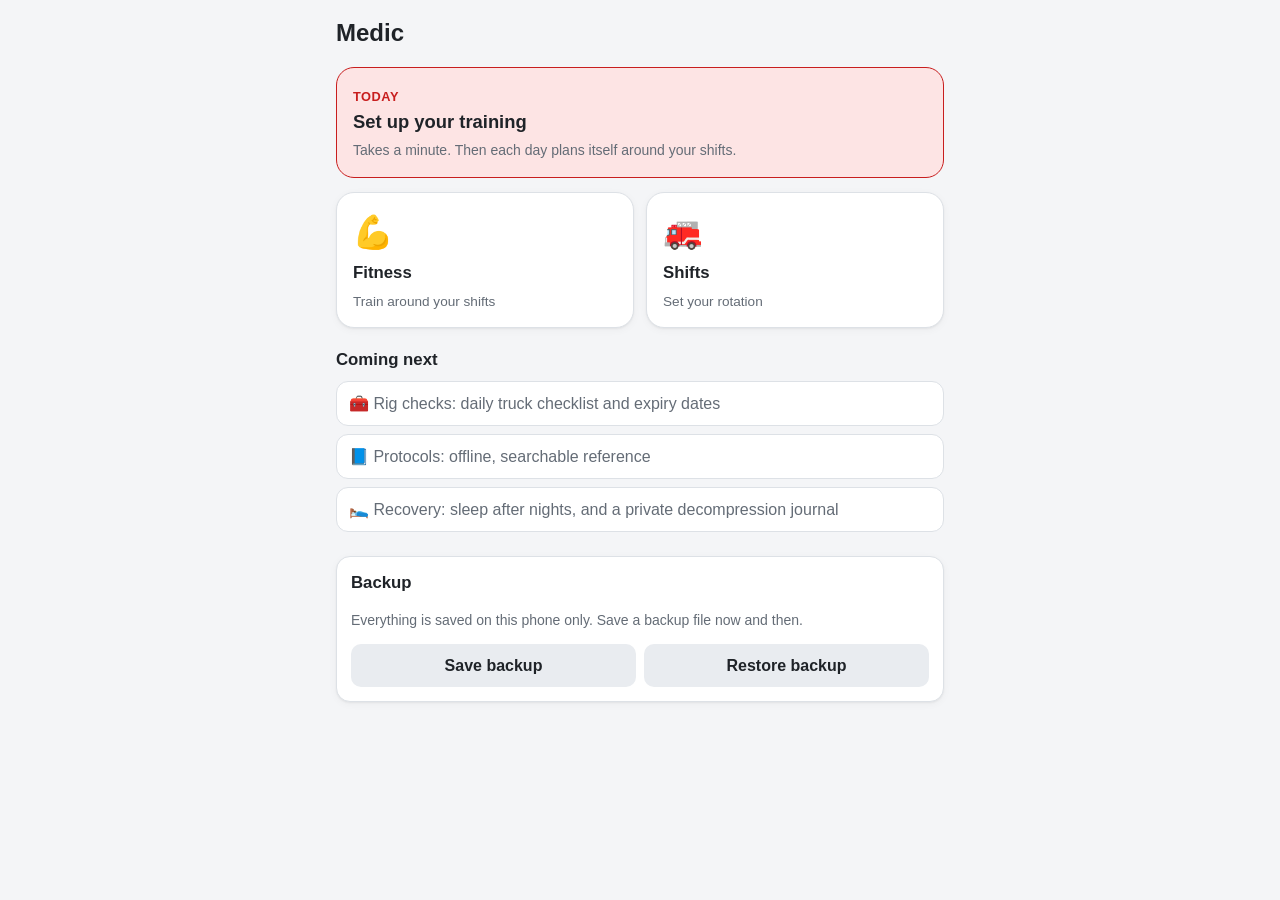
<file: index.html>
<!doctype html>
<html lang="en">
<head>
  <meta charset="utf-8">
  <meta name="viewport" content="width=device-width, initial-scale=1, viewport-fit=cover">
  <meta name="app-root" content="./">
  <meta name="theme-color" content="#f4f5f7">
  <meta name="apple-mobile-web-app-capable" content="yes">
  <meta name="apple-mobile-web-app-title" content="Medic">
  <link rel="manifest" href="manifest.webmanifest">
  <link rel="icon" href="assets/icon.svg" type="image/svg+xml">
  <link rel="apple-touch-icon" href="assets/icon-180.png">
  <link rel="stylesheet" href="assets/style.css">
  <title>Medic</title>
  <style>
    .today { display: block; text-decoration: none; color: inherit; background: var(--accent-soft); border: 1px solid var(--accent); border-radius: 18px; padding: 16px; margin: 8px 0 14px; }
    .today .k { font-size: .8rem; font-weight: 700; text-transform: uppercase; letter-spacing: .04em; color: var(--accent); }
    .today strong { display: block; font-size: 1.15rem; margin: 2px 0; }
    .apps { display: grid; grid-template-columns: 1fr 1fr; gap: 12px; }
    .app { display: flex; flex-direction: column; gap: 6px; background: var(--surface); border: 1px solid var(--border); border-radius: 18px; padding: 16px; text-decoration: none; color: var(--text); box-shadow: var(--shadow); min-height: 130px; }
    .app .emoji { font-size: 2rem; }
    .app strong { font-size: 1.05rem; }
    .app .status { color: var(--muted); font-size: .85rem; margin-top: auto; }
    .soon li { min-height: 0; color: var(--muted); }
  </style>
</head>
<body>
  <header class="top"><h1>Medic</h1></header>
  <main>
    <a class="today" href="fitness/" id="today">
      <span class="k">Today</span>
      <strong id="today-title">Set up your training</strong>
      <span class="small muted" id="today-sub">Takes a minute. Then each day plans itself around your shifts.</span>
    </a>

    <div class="apps">
      <a class="app" href="fitness/"><span class="emoji">💪</span><strong>Fitness</strong><span class="status" id="s-fitness">Train around your shifts</span></a>
      <a class="app" href="shifts/"><span class="emoji">🚒</span><strong>Shifts</strong><span class="status" id="s-shifts">Set your rotation</span></a>
    </div>

    <h2>Coming next</h2>
    <ul class="list soon">
      <li>🧰 Rig checks: daily truck checklist and expiry dates</li>
      <li>📘 Protocols: offline, searchable reference</li>
      <li>🛌 Recovery: sleep after nights, and a private decompression journal</li>
    </ul>

    <section class="card" style="margin-top:24px">
      <h2 style="margin-top:0">Backup</h2>
      <p class="muted small">Everything is saved on this phone only. Save a backup file now and then.</p>
      <div class="row">
        <button class="btn secondary grow" id="export">Save backup</button>
        <button class="btn secondary grow" id="import">Restore backup</button>
      </div>
      <input type="file" id="file" accept="application/json,.json" class="hidden">
    </section>
  </main>

  <script src="assets/common.js"></script>
  <script src="assets/program.js"></script>
  <script>
    const today = isoDate();
    const shifts = getShifts();
    const profile = Store.get('fitness:profile', null);
    const log = Store.get('fitness:log', []);

    if (shifts) {
      const next = nextShift(addDays(today, 1), shifts);
      document.getElementById('s-shifts').textContent = shiftStatus(today, shifts) === 'on'
        ? 'On shift today' : next ? `Next: ${friendlyDate(next)}` : 'No shifts coming up';
    }

    if (profile) {
      const plan = planFor(today, profile, log, shifts);
      const draft = Store.get('fitness:draft', null);
      const type = draft?.date === today ? draft.type : plan.type;
      const t = SESSION_TYPES[type];
      const doneToday = log.some(s => s.date === today);
      document.getElementById('today-title').textContent = `${t.emoji} ${t.title}`;
      document.getElementById('today-sub').textContent = doneToday ? '✓ Logged today. Nice work.' : plan.reason;
      const target = LEVELS[profile.level]?.target || 3;
      document.getElementById('s-fitness').textContent = `${mainSessionsInWeek(log, today)} of ${target} this week`;
    }

    document.getElementById('export').addEventListener('click', () => {
      const blob = new Blob([JSON.stringify(Store.dump(), null, 2)], { type: 'application/json' });
      const a = document.createElement('a');
      a.href = URL.createObjectURL(blob);
      a.download = `medic-backup-${today}.json`;
      a.click();
      setTimeout(() => URL.revokeObjectURL(a.href), 1000);
    });
    const file = document.getElementById('file');
    document.getElementById('import').addEventListener('click', () => file.click());
    file.addEventListener('change', async () => {
      if (!file.files[0]) return;
      try {
        const data = JSON.parse(await file.files[0].text());
        if (!Object.keys(data).some(k => k.startsWith('medic:'))) throw 0;
        if (!confirm('Replace what is on this phone with the backup?')) return;
        Store.restore(data);
        location.reload();
      } catch {
        alert('That file is not a Medic backup.');
      } finally {
        file.value = '';
      }
    });
  </script>
</body>
</html>
</file>
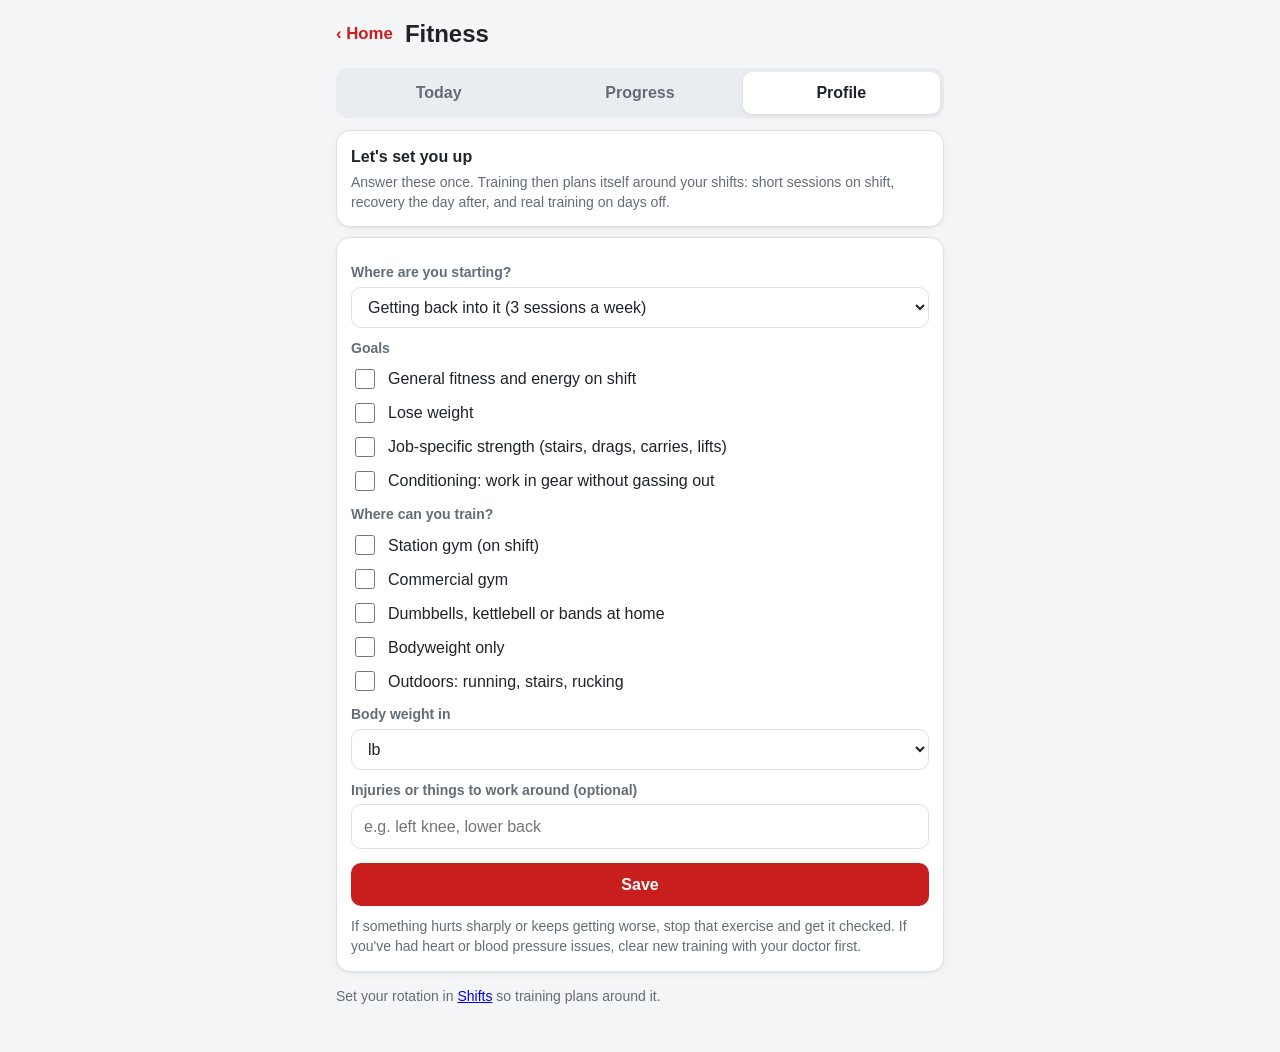
<file: fitness/index.html>
<!doctype html>
<html lang="en">
<head>
  <meta charset="utf-8">
  <meta name="viewport" content="width=device-width, initial-scale=1, viewport-fit=cover">
  <meta name="app-root" content="../">
  <meta name="theme-color" content="#f4f5f7">
  <meta name="apple-mobile-web-app-capable" content="yes">
  <link rel="manifest" href="../manifest.webmanifest">
  <link rel="icon" href="../assets/icon.svg" type="image/svg+xml">
  <link rel="apple-touch-icon" href="../assets/icon-180.png">
  <link rel="stylesheet" href="../assets/style.css">
  <title>Fitness</title>
  <style>
    .day-card strong { display: block; font-size: 1.15rem; }
    .session-head { display: flex; align-items: center; gap: 10px; }
    .session-head .emoji { font-size: 1.8rem; }
    .session-head h2 { margin: 0; flex: 1; }
    .block h3 { font-size: .8rem; text-transform: uppercase; letter-spacing: .04em; color: var(--muted); margin: 16px 0 6px; }
    .ex { background: var(--surface); border: 1px solid var(--border); border-radius: 12px; padding: 10px 12px; margin-bottom: 8px; }
    .ex .name { font-weight: 600; }
    .ex .dose { color: var(--muted); font-size: .85rem; }
    .sets { display: flex; flex-wrap: wrap; gap: 6px; margin-top: 8px; align-items: center; }
    .sets button {
      width: 34px; height: 34px; border-radius: 50%; border: 2px solid var(--border);
      background: transparent; color: var(--muted); font: inherit; font-size: .8rem; font-weight: 700; cursor: pointer;
    }
    .sets button.on { background: var(--good); border-color: var(--good); color: #fff; }
    .sets input { width: 92px; padding: 6px 8px; margin-left: auto; }
    .ex.complete { border-color: var(--good); }
    .last { font-size: .75rem; color: var(--muted); width: 100%; text-align: right; }
    .weeks { display: grid; grid-template-columns: repeat(8, 1fr); gap: 6px; align-items: end; height: 110px; margin-top: 8px; }
    .weeks div { display: flex; flex-direction: column; justify-content: flex-end; align-items: center; height: 100%; gap: 4px; font-size: .7rem; color: var(--muted); }
    .weeks span.b { width: 100%; background: var(--accent); border-radius: 6px 6px 2px 2px; min-height: 3px; }
    .weeks span.b.hit { background: var(--good); }
    .weeks span.b.zero { background: var(--border); }
    .bench { display: flex; align-items: center; gap: 10px; }
    .bench .grow { flex: 1; min-width: 0; }
    .bench svg { width: 90px; height: 32px; flex-shrink: 0; }
    .checks label { display: flex; align-items: center; gap: 10px; font-weight: 400; color: var(--text); font-size: 1rem; margin: 8px 0; }
    .checks input { width: 20px; height: 20px; flex-shrink: 0; }
    .note { border-left: 3px solid var(--warn); padding: 6px 10px; background: var(--surface); border-radius: 6px; margin: 8px 0; }
  </style>
</head>
<body>
  <header class="top"><a class="back" href="../">‹ Home</a><h1>Fitness</h1></header>
  <main>
    <div class="tabs">
      <button data-tab="today">Today</button>
      <button data-tab="progress">Progress</button>
      <button data-tab="profile">Profile</button>
    </div>

    <!-- Today -->
    <section id="tab-today">
      <div class="card day-card" id="day-card"></div>
      <div id="injury" class="note small hidden"></div>
      <div id="session"></div>
      <div class="card" id="finish">
        <label for="rpe">How hard was it? (1 easy – 10 all-out)</label>
        <select id="rpe">
          <option value="">Skip</option>
          <option>1</option><option>2</option><option>3</option><option>4</option><option>5</option>
          <option>6</option><option>7</option><option>8</option><option>9</option><option>10</option>
        </select>
        <label for="note">Notes (optional)</label>
        <input id="note" placeholder="e.g. knee felt fine, went up on squats">
        <button class="btn block" id="log" style="margin-top:12px">✅ Log this session</button>
      </div>
      <label for="swap">Doing something else today?</label>
      <select id="swap"></select>
    </section>

    <!-- Progress -->
    <section id="tab-progress">
      <div class="card">
        <strong id="week-line"></strong>
        <div class="bar" style="margin-top:8px"><span id="week-bar"></span></div>
        <div class="weeks" id="weeks"></div>
        <p class="small muted" style="margin:8px 0 0">Sessions per week, last 8 weeks. Green = target hit.</p>
      </div>

      <h2>Benchmarks</h2>
      <p class="small muted" style="margin-top:0">Test these every 4–6 weeks, on a rested day.</p>
      <ul class="list" id="benches"></ul>
      <button class="btn secondary block" id="add-bench">+ Add a result</button>

      <h2>History</h2>
      <ul class="list" id="history"></ul>
    </section>

    <!-- Profile -->
    <section id="tab-profile">
      <div id="welcome" class="card hidden">
        <strong>Let's set you up</strong>
        <p class="small muted" style="margin:4px 0 0">Answer these once. Training then plans itself around your shifts: short sessions on shift, recovery the day after, and real training on days off.</p>
      </div>
      <form id="profile-form" class="card">
        <label for="level">Where are you starting?</label>
        <select id="level"></select>
        <label>Goals</label>
        <div class="checks" id="goals"></div>
        <label>Where can you train?</label>
        <div class="checks" id="equipment"></div>
        <label for="unit">Body weight in</label>
        <select id="unit"><option value="lb">lb</option><option value="kg">kg</option></select>
        <label for="injury-input">Injuries or things to work around (optional)</label>
        <input id="injury-input" placeholder="e.g. left knee, lower back">
        <button class="btn block" style="margin-top:14px">Save</button>
        <p class="small muted" style="margin:10px 0 0">If something hurts sharply or keeps getting worse, stop that exercise and get it checked. If you've had heart or blood pressure issues, clear new training with your doctor first.</p>
      </form>
      <p class="small muted" id="no-shifts">Set your rotation in <a href="../shifts/">Shifts</a> so training plans around it.</p>
    </section>
  </main>

  <dialog id="bench-dialog">
    <form method="dialog" id="bench-form">
      <h3>Add a result</h3>
      <label for="bench-key">Test</label>
      <select id="bench-key"></select>
      <label for="bench-value" id="bench-value-label">Result</label>
      <input id="bench-value" required inputmode="decimal" autocomplete="off">
      <label for="bench-date">Date</label>
      <input type="date" id="bench-date" required>
      <div class="actions">
        <button class="btn secondary" type="button" id="bench-cancel">Cancel</button>
        <button class="btn" value="save">Save</button>
      </div>
    </form>
  </dialog>

  <script src="../assets/common.js"></script>
  <script src="../assets/program.js"></script>
  <script>
    const today = isoDate();
    let profile = Store.get('fitness:profile', null);
    let log = Store.get('fitness:log', []);
    const shifts = getShifts();
    const saveLog = () => Store.set('fitness:log', log);

    // Exercises where a weight is worth writing down.
    const LOADED = new Set(['squat', 'hinge', 'push', 'row', 'lunge', 'press', 'pull', 'carry', 'step']);

    // ---- Today ----
    let draft = Store.get('fitness:draft', null);
    if (!draft || draft.date !== today) draft = null;

    function currentType() {
      return draft?.type || planFor(today, profile, log, shifts).type;
    }

    function lastWeight(name) {
      for (let i = log.length - 1; i >= 0; i--) {
        const w = log[i].weights?.[name];
        if (w) return { w, date: log[i].date };
      }
      return null;
    }

    function renderToday() {
      if (!profile) return;
      const plan = planFor(today, profile, log, shifts);
      const type = currentType();
      const session = buildSession(type, profile, { onShift: plan.onShift });
      const loggedToday = log.filter(s => s.date === today);

      const status = plan.onShift ? '🚒 On shift today'
        : plan.type === 'recovery' ? '😮‍💨 Off shift: recovery day'
        : shifts ? '🏠 Day off' : '📅 Today';
      document.getElementById('day-card').innerHTML =
        `<strong>${status}</strong><span class="muted">${esc(plan.reason)}</span>` +
        (loggedToday.length ? `<div class="small" style="margin-top:6px;color:var(--good)">✓ Logged today: ${loggedToday.map(s => esc(SESSION_TYPES[s.type]?.title || s.type)).join(', ')}</div>` : '');

      const inj = document.getElementById('injury');
      inj.classList.toggle('hidden', !profile.injury);
      inj.textContent = profile.injury ? `Working around: ${profile.injury}. Swap or skip anything that aggravates it.` : '';

      const checks = draft?.checks || {};
      const weights = draft?.weights || {};
      document.getElementById('session').innerHTML = `
        <div class="session-head" style="margin-top:14px">
          <span class="emoji">${session.emoji}</span><h2>${esc(session.title)}</h2>
        </div>
        <p class="muted small" style="margin:6px 0 0">${esc(session.intro)}</p>
        ${session.blocks.map(b => `
          <div class="block">
            <h3>${esc(b.title)}</h3>
            ${b.items.map(it => {
              const n = checks[it.key] || 0;
              const lw = LOADED.has(it.key) ? lastWeight(it.name) : null;
              return `
              <div class="ex ${n >= it.sets ? 'complete' : ''}" data-key="${it.key}" data-name="${esc(it.name)}">
                <div class="name">${esc(it.name)}</div>
                <div class="dose">${it.sets > 1 ? `${it.sets} × ` : ''}${esc(it.reps)}</div>
                <div class="sets">
                  ${Array.from({ length: it.sets }, (_, i) =>
                    `<button type="button" class="${i < n ? 'on' : ''}" data-set="${i + 1}" aria-label="Set ${i + 1}">${i < n ? '✓' : i + 1}</button>`).join('')}
                  ${LOADED.has(it.key) ? `<input data-weight placeholder="weight" value="${esc(weights[it.name] || '')}" autocomplete="off">` : ''}
                  ${lw ? `<span class="last">Last time: ${esc(lw.w)} (${esc(friendlyDate(lw.date))})</span>` : ''}
                </div>
              </div>`;
            }).join('')}
          </div>`).join('')}`;

      document.getElementById('rpe').value = draft?.rpe || '';
      document.getElementById('note').value = draft?.note || '';

      const swap = document.getElementById('swap');
      swap.innerHTML = `<option value="">Keep: ${esc(SESSION_TYPES[type].title)}</option>` +
        Object.entries(SESSION_TYPES).filter(([k]) => k !== type)
          .map(([k, t]) => `<option value="${k}">${t.emoji} ${esc(t.title)}</option>`).join('');
    }

    function touchDraft() {
      draft = draft || { date: today, type: currentType(), checks: {}, weights: {} };
      return draft;
    }
    const saveDraft = () => Store.set('fitness:draft', draft);

    document.getElementById('session').addEventListener('click', e => {
      const b = e.target.closest('button[data-set]');
      if (!b) return;
      const key = b.closest('.ex').dataset.key;
      const d = touchDraft();
      const n = Number(b.dataset.set);
      // Tap the next set to tick it; tap the last ticked one to untick.
      d.checks[key] = (d.checks[key] || 0) >= n ? n - 1 : n;
      saveDraft();
      renderToday();
    });
    document.getElementById('session').addEventListener('change', e => {
      if (!e.target.matches('input[data-weight]')) return;
      const d = touchDraft();
      d.weights[e.target.closest('.ex').dataset.name] = e.target.value.trim();
      saveDraft();
    });
    for (const id of ['rpe', 'note']) {
      document.getElementById(id).addEventListener('change', e => { touchDraft()[id] = e.target.value; saveDraft(); });
    }

    document.getElementById('swap').addEventListener('change', e => {
      if (!e.target.value) return;
      draft = { date: today, type: e.target.value, checks: {}, weights: {} };
      saveDraft();
      renderToday();
      window.scrollTo({ top: 0, behavior: 'smooth' });
    });

    document.getElementById('log').addEventListener('click', () => {
      const type = currentType();
      const d = draft || {};
      const ticked = Object.values(d.checks || {}).reduce((a, b) => a + b, 0);
      if (!ticked && !confirm('Nothing ticked yet. Log it as done anyway?')) return;
      const weights = Object.fromEntries(Object.entries(d.weights || {}).filter(([, v]) => v));
      log.push({
        id: uid(), date: today, type,
        sets: ticked, weights,
        rpe: Number(document.getElementById('rpe').value) || null,
        note: document.getElementById('note').value.trim(),
      });
      saveLog();
      draft = null;
      localStorage.removeItem('medic:fitness:draft');
      renderToday();
      renderProgress();
      window.scrollTo({ top: 0, behavior: 'smooth' });
    });

    // ---- Progress ----
    const unit = () => profile?.unit || 'lb';
    const BENCHES = {
      weight: { label: 'Body weight', unit, better: () => (profile?.goals || []).includes('weight') ? 'down' : null },
      pushups: { label: 'Max push-ups', unit: () => 'reps', better: () => 'up' },
      plank: { label: 'Plank hold', unit: () => 'sec', better: () => 'up' },
      run: { label: '1.5-mile run', unit: () => 'mm:ss', better: () => 'down', time: true },
      rhr: { label: 'Resting heart rate', unit: () => 'bpm', better: () => 'down' },
    };
    let benches = Store.get('fitness:bench', {});

    const fmtTime = s => `${Math.floor(s / 60)}:${String(Math.round(s % 60)).padStart(2, '0')}`;
    const fmtBench = (k, v) => BENCHES[k].time ? fmtTime(v) : `${v} ${BENCHES[k].unit()}`;

    function sparkline(points) {
      if (points.length < 2) return '';
      const vals = points.map(p => p.value);
      const min = Math.min(...vals), max = Math.max(...vals), span = max - min || 1;
      const xy = points.map((p, i) => `${(i / (points.length - 1)) * 86 + 2},${30 - ((p.value - min) / span) * 26 - 2}`);
      return `<svg viewBox="0 0 90 32" aria-hidden="true"><polyline points="${xy.join(' ')}" fill="none" stroke="var(--accent)" stroke-width="2" stroke-linejoin="round" stroke-linecap="round"/></svg>`;
    }

    function renderProgress() {
      if (!profile) return;
      const target = LEVELS[profile.level]?.target || 3;
      const done = mainSessionsInWeek(log, today);
      document.getElementById('week-line').textContent = `${done} of ${target} sessions this week`;
      const bar = document.getElementById('week-bar');
      bar.style.width = Math.min(100, (done / target) * 100) + '%';

      const thisWeek = weekStartOf(today);
      const weeks = Array.from({ length: 8 }, (_, i) => addDays(thisWeek, (i - 7) * 7));
      const counts = weeks.map(w => mainSessionsInWeek(log, w));
      const top = Math.max(target, ...counts);
      document.getElementById('weeks').innerHTML = weeks.map((w, i) => `
        <div><span>${counts[i] || ''}</span>
          <span class="b ${counts[i] >= target ? 'hit' : counts[i] ? '' : 'zero'}" style="height:${(counts[i] / top) * 80}%"></span>
          <span>${parseDate(w).toLocaleDateString(undefined, { month: 'numeric', day: 'numeric' })}</span></div>`).join('');

      document.getElementById('benches').innerHTML = Object.entries(BENCHES).map(([k, b]) => {
        const pts = (benches[k] || []).slice().sort((a, c) => a.date.localeCompare(c.date));
        const last = pts[pts.length - 1];
        let change = '';
        if (pts.length > 1) {
          const diff = last.value - pts[0].value;
          const good = b.better() === 'up' ? diff > 0 : b.better() === 'down' ? diff < 0 : null;
          const txt = b.time ? (diff < 0 ? '−' : '+') + fmtTime(Math.abs(diff)) : (diff > 0 ? '+' : '') + Math.round(diff * 10) / 10;
          change = diff ? ` <span class="pill ${good === true ? 'good' : good === false ? 'bad' : ''}">${txt} since ${parseDate(pts[0].date).toLocaleDateString(undefined, { month: 'short', day: 'numeric' })}</span>` : '';
        }
        return `<li class="bench"><div class="grow">
            <div class="title">${b.label}</div>
            <div class="small muted">${last ? `${fmtBench(k, last.value)} · ${friendlyDate(last.date)}` : 'No results yet'}${change}</div>
          </div>${sparkline(pts)}</li>`;
      }).join('');

      const hist = log.slice().sort((a, c) => c.date.localeCompare(a.date)).slice(0, 30);
      document.getElementById('history').innerHTML = hist.length ? hist.map(s => `
        <li data-id="${s.id}">
          <span style="font-size:1.3rem">${SESSION_TYPES[s.type]?.emoji || '✅'}</span>
          <div class="grow">
            <div class="title">${esc(SESSION_TYPES[s.type]?.title || s.type)}</div>
            <div class="small muted">${esc(friendlyDate(s.date))}${s.rpe ? ` · effort ${s.rpe}/10` : ''}${s.note ? ` · ${esc(s.note)}` : ''}</div>
          </div>
          <button class="icon" data-del aria-label="Delete">✕</button>
        </li>`).join('') : '<div class="empty">Logged sessions show up here.</div>';
    }

    document.getElementById('history').addEventListener('click', e => {
      if (!e.target.closest('[data-del]')) return;
      if (!confirm('Delete this session?')) return;
      const id = e.target.closest('li').dataset.id;
      log = log.filter(s => s.id !== id);
      saveLog();
      renderProgress();
      renderToday();
    });

    const benchDialog = document.getElementById('bench-dialog');
    const benchKey = document.getElementById('bench-key');
    benchKey.innerHTML = Object.entries(BENCHES).map(([k, b]) => `<option value="${k}">${b.label}</option>`).join('');
    const benchLabel = () => {
      const b = BENCHES[benchKey.value];
      document.getElementById('bench-value-label').textContent = `Result (${b.unit()})`;
      document.getElementById('bench-value').placeholder = b.time ? 'e.g. 12:30' : '';
      document.getElementById('bench-value').inputMode = b.time ? 'text' : 'decimal';
    };
    benchKey.addEventListener('change', benchLabel);
    document.getElementById('add-bench').addEventListener('click', () => {
      document.getElementById('bench-value').value = '';
      document.getElementById('bench-date').value = today;
      benchLabel();
      benchDialog.showModal();
    });
    document.getElementById('bench-cancel').addEventListener('click', () => benchDialog.close());
    document.getElementById('bench-form').addEventListener('submit', e => {
      const k = benchKey.value;
      const raw = document.getElementById('bench-value').value.trim();
      let value;
      if (BENCHES[k].time) {
        const m = raw.match(/^(\d+)(?::(\d{1,2}))?$/);
        value = m ? Number(m[1]) * 60 + Number(m[2] || 0) : NaN;
      } else {
        value = Number(raw.replace(',', '.'));
      }
      if (!(value > 0)) { e.preventDefault(); return alert(BENCHES[k].time ? 'Enter a time like 12:30.' : 'Enter a number.'); }
      (benches[k] = benches[k] || []).push({ date: document.getElementById('bench-date').value || today, value });
      Store.set('fitness:bench', benches);
      renderProgress();
    });

    // ---- Profile ----
    function fillProfile() {
      const p = profile || { level: 'base', goals: [], equipment: [], unit: 'lb', injury: '' };
      document.getElementById('level').innerHTML = Object.entries(LEVELS)
        .map(([k, l]) => `<option value="${k}" ${p.level === k ? 'selected' : ''}>${l.label} (${l.target} sessions a week)</option>`).join('');
      const boxes = (id, src, chosen) => {
        document.getElementById(id).innerHTML = Object.entries(src).map(([k, label]) =>
          `<label><input type="checkbox" value="${k}" ${chosen.includes(k) ? 'checked' : ''}> ${esc(label)}</label>`).join('');
      };
      boxes('goals', GOALS, p.goals);
      boxes('equipment', EQUIPMENT, p.equipment);
      document.getElementById('unit').value = p.unit || 'lb';
      document.getElementById('injury-input').value = p.injury || '';
      document.getElementById('welcome').classList.toggle('hidden', !!profile);
      document.getElementById('no-shifts').classList.toggle('hidden', !!shifts);
    }

    document.getElementById('profile-form').addEventListener('submit', e => {
      e.preventDefault();
      const picked = id => [...document.querySelectorAll(`#${id} input:checked`)].map(i => i.value);
      const goals = picked('goals');
      const equipment = picked('equipment');
      if (!goals.length) return alert('Pick at least one goal.');
      if (!equipment.length) return alert('Pick at least one place you can train (bodyweight only is fine).');
      const first = !profile;
      profile = {
        level: document.getElementById('level').value, goals, equipment,
        unit: document.getElementById('unit').value,
        injury: document.getElementById('injury-input').value.trim(),
      };
      Store.set('fitness:profile', profile);
      if (draft) { draft = null; localStorage.removeItem('medic:fitness:draft'); }
      showTab('today');
      if (first) setTimeout(() => alert('You\'re set. Each day\'s session is on the Today tab.'), 50);
    });

    const showTab = setupTabs(tab => {
      // First run: everything waits on the profile.
      if (!profile && tab !== 'profile') return setTimeout(() => showTab('profile'));
      if (tab === 'today') renderToday();
      else if (tab === 'progress') renderProgress();
      else fillProfile();
    });
  </script>
</body>
</html>
</file>
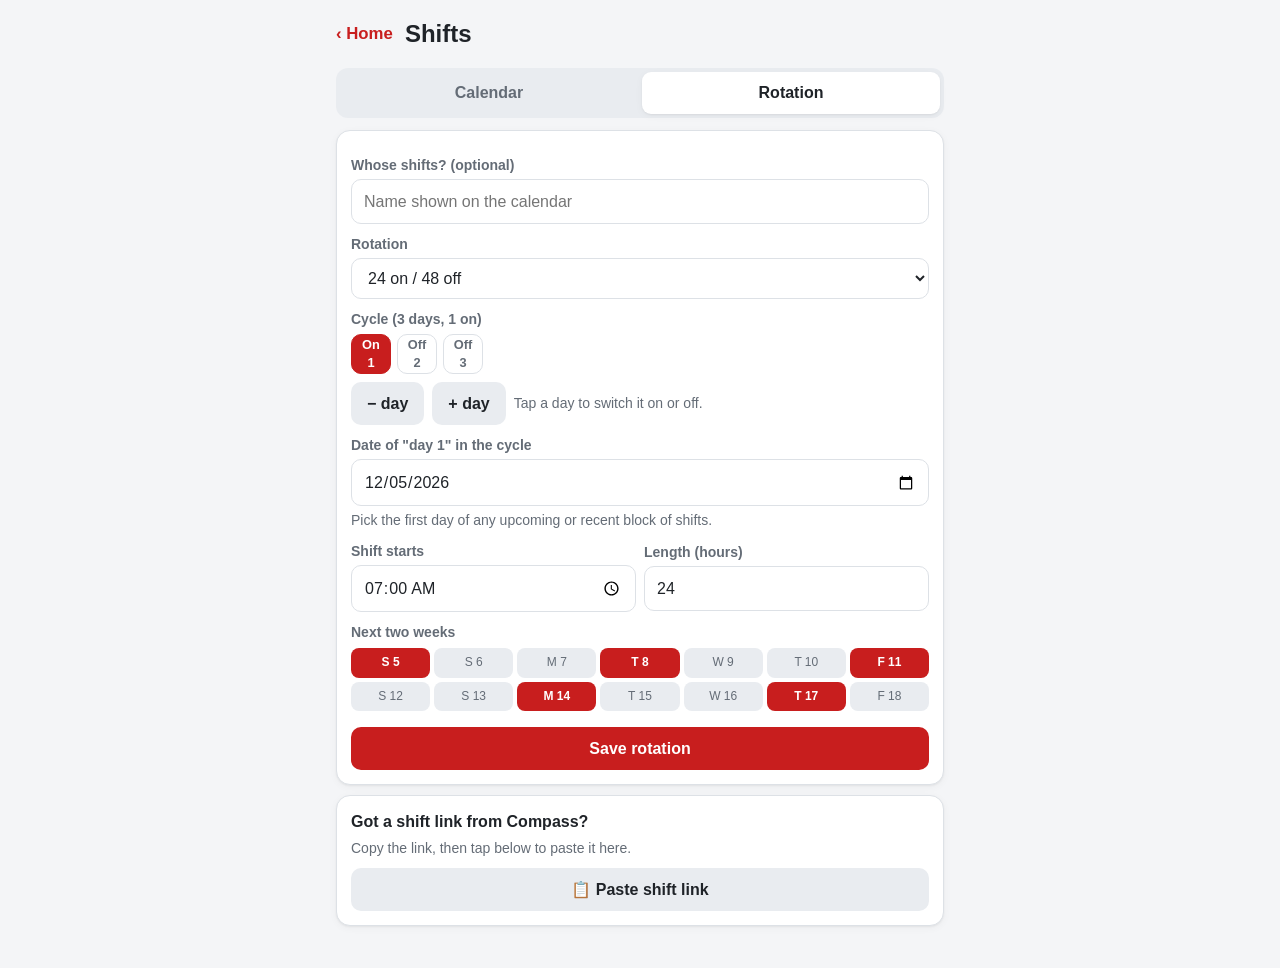
<file: shifts/index.html>
<!doctype html>
<html lang="en">
<head>
  <meta charset="utf-8">
  <meta name="viewport" content="width=device-width, initial-scale=1, viewport-fit=cover">
  <meta name="app-root" content="../">
  <meta name="theme-color" content="#f4f5f7">
  <meta name="apple-mobile-web-app-capable" content="yes">
  <link rel="manifest" href="../manifest.webmanifest">
  <link rel="icon" href="../assets/icon.svg" type="image/svg+xml">
  <link rel="apple-touch-icon" href="../assets/icon-180.png">
  <link rel="stylesheet" href="../assets/style.css">
  <title>Shifts</title>
  <style>
    .status { font-size: 1.05rem; }
    .status strong { display: block; font-size: 1.2rem; margin-bottom: 2px; }
    .month-nav { display: flex; align-items: center; gap: 8px; margin: 14px 0 8px; }
    .month-nav h2 { flex: 1; text-align: center; margin: 0; }
    .cal { display: grid; grid-template-columns: repeat(7, 1fr); gap: 4px; }
    .cal .dow { text-align: center; font-size: .75rem; font-weight: 600; color: var(--muted); padding: 2px 0; }
    .cal button {
      aspect-ratio: 1; border: 1px solid var(--border); border-radius: 10px;
      background: var(--surface); color: var(--text); font: inherit; font-weight: 600;
      cursor: pointer; position: relative; padding: 0; min-width: 0;
    }
    .cal button.out { opacity: .35; }
    .cal button.on { background: var(--accent); border-color: var(--accent); color: #fff; }
    .cal button.today { outline: 2px solid var(--text); outline-offset: 1px; }
    .cal button.extra::after, .cal button.dropped::after {
      position: absolute; top: 1px; right: 4px; font-size: .7rem;
    }
    .cal button.extra::after { content: '★'; }
    .cal button.dropped { text-decoration: line-through; color: var(--muted); border-style: dashed; }
    .legend { display: flex; flex-wrap: wrap; gap: 6px 14px; margin: 10px 0 4px; }
    .legend span { display: inline-flex; align-items: center; gap: 6px; }
    .sw { width: 14px; height: 14px; border-radius: 4px; border: 1px solid var(--border); display: inline-block; }
    .sw.on { background: var(--accent); border-color: var(--accent); }
    .cycle { display: flex; flex-wrap: wrap; gap: 6px; margin-top: 4px; }
    .cycle button {
      width: 40px; height: 40px; border-radius: 10px; border: 1px solid var(--border);
      background: var(--surface); color: var(--muted); font: inherit; font-size: .8rem; font-weight: 600; cursor: pointer;
    }
    .cycle button.on { background: var(--accent); border-color: var(--accent); color: #fff; }
    .strip { display: grid; grid-template-columns: repeat(7, 1fr); gap: 4px; margin-top: 6px; }
    .strip div { text-align: center; font-size: .75rem; border-radius: 8px; padding: 6px 0; background: var(--surface-2); color: var(--muted); }
    .strip div.on { background: var(--accent); color: #fff; font-weight: 600; }
    .choice { display: block; width: 100%; text-align: left; margin-top: 8px; }
    .choice.selected { outline: 2px solid var(--accent); }
    @media (prefers-color-scheme: dark) {
      .cal button.on, .cycle button.on, .strip div.on { color: #1b1917; }
    }
  </style>
</head>
<body>
  <header class="top"><a class="back" href="../">‹ Home</a><h1>Shifts</h1></header>
  <main>
    <div class="tabs">
      <button data-tab="cal">Calendar</button>
      <button data-tab="setup">Rotation</button>
    </div>

    <section id="tab-cal">
      <div id="no-rotation" class="empty hidden">
        No rotation yet. Open <strong>Rotation</strong> to pick your shift pattern.
      </div>
      <div id="cal-wrap" class="hidden">
        <div class="card status" id="status"></div>
        <div class="month-nav">
          <button class="icon" id="prev" aria-label="Previous month">‹</button>
          <h2 id="month-label"></h2>
          <button class="icon" id="next" aria-label="Next month">›</button>
        </div>
        <div class="cal" id="cal"></div>
        <div class="legend small muted">
          <span><i class="sw on"></i> On shift</span>
          <span>★ Picked up / traded in</span>
          <span><s>12</s> Off (trade, leave, Kelly)</span>
        </div>
        <p class="small muted">Tap a day to mark a trade, overtime or time off.</p>
        <button class="btn secondary block" id="ics" style="margin-top:8px">📅 Add next 6 months to phone calendar</button>
        <button class="btn secondary block" id="share" style="margin-top:8px">🏠 Send rotation to Compass</button>
      </div>
    </section>

    <section id="tab-setup">
      <form id="setup-form" class="card">
        <label for="who">Whose shifts? (optional)</label>
        <input id="who" placeholder="Name shown on the calendar" autocomplete="off">

        <label for="preset">Rotation</label>
        <select id="preset"></select>

        <label>Cycle <span class="muted" id="cycle-len"></span></label>
        <div class="cycle" id="cycle"></div>
        <div class="row" style="margin-top:8px">
          <button class="btn secondary" type="button" id="cycle-minus">− day</button>
          <button class="btn secondary" type="button" id="cycle-plus">+ day</button>
          <span class="small muted grow">Tap a day to switch it on or off.</span>
        </div>

        <label for="anchor">Date of "day 1" in the cycle</label>
        <input type="date" id="anchor" required>
        <p class="small muted" style="margin:4px 0 0">Pick the first day of any upcoming or recent block of shifts.</p>

        <div class="row">
          <div class="grow">
            <label for="start">Shift starts</label>
            <input type="time" id="start" value="07:00" required>
          </div>
          <div class="grow">
            <label for="hours">Length (hours)</label>
            <input type="number" id="hours" min="1" max="96" value="24" required>
          </div>
        </div>

        <label>Next two weeks</label>
        <div class="strip" id="preview"></div>

        <button class="btn block" style="margin-top:16px">Save rotation</button>
        <button class="btn danger block hidden" type="button" id="remove" style="margin-top:8px">Remove rotation</button>
      </form>
      <div class="card">
        <strong>Got a shift link from Compass?</strong>
        <p class="small muted" style="margin:4px 0 10px">Copy the link, then tap below to paste it here.</p>
        <button class="btn secondary block" type="button" id="paste">📋 Paste shift link</button>
      </div>
    </section>
  </main>

  <dialog id="day-dialog">
    <h3 id="day-title"></h3>
    <p class="small muted" id="day-sub"></p>
    <button class="btn secondary choice" data-set="auto" id="choice-auto"></button>
    <button class="btn secondary choice" data-set="on">★ Working: picked up or traded in</button>
    <button class="btn secondary choice" data-set="off">Off: traded away, leave, sick or Kelly day</button>
    <div class="actions"><button class="btn secondary" id="day-close">Close</button></div>
  </dialog>

  <script src="../assets/common.js"></script>
  <script>
    let rot = getShifts();
    const save = () => { Store.set('shifts', rot); rot = getShifts(); };

    // ---- Import from a share link (#share=...) ----
    // On iPhone a tapped link opens in Safari, which has separate storage from
    // the home-screen app, so the link can also be pasted in here.
    function importShare(text) {
      const m = String(text).match(/share=([A-Za-z0-9_-]+)/);
      if (!m) return alert('That doesn\'t look like a shift link. Copy the whole link and try again.');
      try {
        const json = decodeURIComponent(escape(atob(m[1].replace(/-/g, '+').replace(/_/g, '/'))));
        const s = JSON.parse(json);
        if (!Array.isArray(s.cycle) || !s.cycle.length || !/^\d{4}-\d{2}-\d{2}$/.test(s.anchor)) throw 0;
        const who = s.name ? ` for ${s.name}` : '';
        if (rot && !confirm(`Replace the rotation on this phone with the shared one${who}?`)) return;
        rot = {
          name: String(s.name || ''), cycle: s.cycle.map(x => x ? 1 : 0), anchor: s.anchor,
          start: /^\d{2}:\d{2}$/.test(s.start) ? s.start : '07:00',
          hours: Number(s.hours) || 24, preset: s.preset || 'custom',
          overrides: s.overrides && typeof s.overrides === 'object' ? s.overrides : {},
        };
        save();
        setTimeout(() => alert('Rotation added ✓'), 50);
      } catch {
        alert('That share link didn\'t work. Ask for a fresh one.');
      }
    }
    if (/share=/.test(location.hash)) {
      const hash = location.hash;
      history.replaceState(null, '', location.pathname);
      importShare(hash);
    }

    // ---- Calendar ----
    let month = isoDate().slice(0, 7);
    const fmtLong = d => parseDate(d).toLocaleDateString(undefined, { weekday: 'long', month: 'long', day: 'numeric' });

    function renderStatus() {
      const today = isoDate();
      const who = shiftWho(rot);
      const el = document.getElementById('status');
      // A shift that started yesterday may still be running this morning.
      const [h, m] = (rot.start || '07:00').split(':').map(Number);
      const yStart = parseDate(addDays(today, -1)); yStart.setHours(h, m);
      const stillOn = shiftStatus(addDays(today, -1), rot) === 'on' &&
        Date.now() < yStart.getTime() + (rot.hours || 24) * 3600000;
      const next = nextShift(shiftStatus(today, rot) === 'on' ? addDays(today, 1) : today, rot);
      if (shiftStatus(today, rot) === 'on') {
        el.innerHTML = `<strong>🚒 ${who ? esc(who) + ' is on' : 'On shift'} today</strong>${shiftTimes(rot, today)}` +
          (next ? `<div class="small muted">Then next: ${esc(friendlyDate(next))}</div>` : '');
      } else if (stillOn) {
        el.innerHTML = `<strong>🚒 ${who ? esc(who) + ' is finishing' : 'Finishing'} a shift</strong>Home after ${shiftTimes(rot, addDays(today, -1)).split('– ')[1]}` +
          (next ? `<div class="small muted">Next shift: ${esc(friendlyDate(next))}</div>` : '');
      } else {
        el.innerHTML = `<strong>🏠 ${who ? esc(who) + ' is off' : 'Off'} today</strong>` +
          (next ? `Next shift: ${esc(friendlyDate(next))}, ${shiftTimes(rot, next)}` : 'No shifts coming up');
      }
    }

    function renderCal() {
      rot = getShifts();
      document.getElementById('no-rotation').classList.toggle('hidden', !!rot);
      document.getElementById('cal-wrap').classList.toggle('hidden', !rot);
      if (!rot) return;
      renderStatus();

      const first = parseDate(month + '-01');
      document.getElementById('month-label').textContent =
        first.toLocaleDateString(undefined, { month: 'long', year: 'numeric' });
      const offset = (first.getDay() + 6) % 7; // Monday first
      const start = addDays(month + '-01', -offset);
      const today = isoDate();
      const dows = ['Mon', 'Tue', 'Wed', 'Thu', 'Fri', 'Sat', 'Sun'];
      let html = dows.map(d => `<div class="dow">${d}</div>`).join('');
      for (let i = 0; i < 42; i++) {
        const d = addDays(start, i);
        if (i === 35 && d.slice(0, 7) !== month) break;
        const on = shiftStatus(d, rot) === 'on';
        const sched = scheduledShift(d, rot);
        const cls = [
          on ? 'on' : '',
          on && !sched ? 'extra' : '',
          !on && sched ? 'dropped' : '',
          d.slice(0, 7) !== month ? 'out' : '',
          d === today ? 'today' : '',
        ].join(' ');
        html += `<button class="${cls}" data-date="${d}" aria-label="${fmtLong(d)}${on ? ', on shift' : ''}">${parseDate(d).getDate()}</button>`;
      }
      document.getElementById('cal').innerHTML = html;
    }

    const monthShift = n => {
      const d = parseDate(month + '-01');
      d.setMonth(d.getMonth() + n);
      month = isoDate(d).slice(0, 7);
      renderCal();
    };
    document.getElementById('prev').addEventListener('click', () => monthShift(-1));
    document.getElementById('next').addEventListener('click', () => monthShift(1));

    // ---- Day changes ----
    const dayDialog = document.getElementById('day-dialog');
    let dayDate = null;

    document.getElementById('cal').addEventListener('click', e => {
      const b = e.target.closest('button[data-date]');
      if (!b) return;
      dayDate = b.dataset.date;
      const sched = scheduledShift(dayDate, rot);
      const current = rot.overrides?.[dayDate] || 'auto';
      document.getElementById('day-title').textContent = fmtLong(dayDate);
      document.getElementById('day-sub').textContent = sched
        ? `Scheduled shift, ${shiftTimes(rot, dayDate)}`
        : 'Not a scheduled shift';
      document.getElementById('choice-auto').textContent = sched ? 'As scheduled: working' : 'As scheduled: off';
      dayDialog.querySelectorAll('.choice').forEach(c => c.classList.toggle('selected', c.dataset.set === current));
      dayDialog.showModal();
    });

    dayDialog.addEventListener('click', e => {
      const c = e.target.closest('.choice');
      if (!c) return;
      rot.overrides = rot.overrides || {};
      const want = c.dataset.set;
      const sched = scheduledShift(dayDate, rot);
      // Only keep an override when it differs from the rotation.
      if (want === 'auto' || (want === 'on') === sched) delete rot.overrides[dayDate];
      else rot.overrides[dayDate] = want;
      // Tidy up changes older than a year.
      const cutoff = addDays(isoDate(), -365);
      for (const d of Object.keys(rot.overrides)) if (d < cutoff) delete rot.overrides[d];
      save();
      dayDialog.close();
      renderCal();
    });
    document.getElementById('day-close').addEventListener('click', () => dayDialog.close());

    // ---- Phone calendar (.ics) ----
    document.getElementById('ics').addEventListener('click', async () => {
      const today = isoDate();
      const [h, m] = (rot.start || '07:00').split(':').map(Number);
      const stamp = d => d.getFullYear() + String(d.getMonth() + 1).padStart(2, '0') + String(d.getDate()).padStart(2, '0') +
        'T' + String(d.getHours()).padStart(2, '0') + String(d.getMinutes()).padStart(2, '0') + '00';
      const who = shiftWho(rot);
      const title = `🚒 ${who ? who + ' on shift' : 'On shift'}`;
      const now = new Date();
      const nowUTC = now.toISOString().replace(/[-:]/g, '').replace(/\.\d+/, '');
      const events = [];
      for (let i = 0; i < 183; i++) {
        const d = addDays(today, i);
        if (shiftStatus(d, rot) !== 'on') continue;
        const s = parseDate(d); s.setHours(h, m);
        const e = new Date(s.getTime() + (rot.hours || 24) * 3600000);
        events.push([
          'BEGIN:VEVENT', `UID:shift-${d}@compass`, `DTSTAMP:${nowUTC}`,
          `DTSTART:${stamp(s)}`, `DTEND:${stamp(e)}`, `SUMMARY:${title}`, 'TRANSP:OPAQUE', 'END:VEVENT',
        ].join('\r\n'));
      }
      if (!events.length) return alert('No shifts in the next 6 months.');
      const ics = ['BEGIN:VCALENDAR', 'VERSION:2.0', 'PRODID:-//Medic//Shifts//EN', 'CALSCALE:GREGORIAN', ...events, 'END:VCALENDAR'].join('\r\n');
      const file = new File([ics], 'shifts.ics', { type: 'text/calendar' });
      if (navigator.canShare?.({ files: [file] })) {
        try { await navigator.share({ files: [file], title: 'Shifts' }); return; } catch (err) { if (err.name === 'AbortError') return; }
      }
      const a = document.createElement('a');
      a.href = URL.createObjectURL(file);
      a.download = 'shifts.ics';
      a.click();
      setTimeout(() => URL.revokeObjectURL(a.href), 1000);
    });

    // ---- Share link ----
    document.getElementById('share').addEventListener('click', async () => {
      const url = COMPASS_SHIFTS_URL + '#share=' + shiftShareCode(rot);
      const how = 'On the Compass phone: copy this link, open Compass → Shifts → Rotation → Paste shift link.';
      if (navigator.share) {
        try { await navigator.share({ title: 'Shift rotation', text: how, url }); return; } catch (err) { if (err.name === 'AbortError') return; }
      }
      try { await navigator.clipboard.writeText(url); alert('Link copied. ' + how); }
      catch { prompt(how, url); }
    });

    // ---- Rotation setup ----
    const presetSel = document.getElementById('preset');
    presetSel.innerHTML = Object.entries(SHIFT_PRESETS)
      .map(([k, p]) => `<option value="${k}">${esc(p.label)}</option>`).join('') +
      '<option value="custom">Custom</option>';

    let draft = [];

    function renderCycle() {
      document.getElementById('cycle').innerHTML = draft.map((on, i) =>
        `<button type="button" class="${on ? 'on' : ''}" data-i="${i}">${on ? 'On' : 'Off'}<br>${i + 1}</button>`).join('');
      document.getElementById('cycle-len').textContent = `(${draft.length} days, ${draft.filter(Boolean).length} on)`;
      renderPreview();
    }

    function renderPreview() {
      const anchor = document.getElementById('anchor').value;
      const el = document.getElementById('preview');
      if (!anchor || !draft.some(Boolean)) { el.innerHTML = ''; return; }
      const tmp = { cycle: draft, anchor, overrides: {} };
      const today = isoDate();
      el.innerHTML = Array.from({ length: 14 }, (_, i) => {
        const d = addDays(today, i);
        const label = parseDate(d).toLocaleDateString(undefined, { weekday: 'narrow' }) + ' ' + parseDate(d).getDate();
        return `<div class="${shiftStatus(d, tmp) === 'on' ? 'on' : ''}">${label}</div>`;
      }).join('');
    }

    function fillSetup() {
      const r = rot || { preset: '24-48', ...SHIFT_PRESETS['24-48'], anchor: isoDate(), start: '07:00' };
      document.getElementById('who').value = r.name || '';
      presetSel.value = r.preset && (SHIFT_PRESETS[r.preset] || r.preset === 'custom') ? r.preset : 'custom';
      draft = [...r.cycle];
      document.getElementById('anchor').value = r.anchor;
      document.getElementById('start').value = r.start || '07:00';
      document.getElementById('hours').value = r.hours || 24;
      document.getElementById('remove').classList.toggle('hidden', !rot);
      renderCycle();
    }

    presetSel.addEventListener('change', () => {
      const p = SHIFT_PRESETS[presetSel.value];
      if (!p) return;
      draft = [...p.cycle];
      document.getElementById('hours').value = p.hours;
      renderCycle();
    });
    document.getElementById('cycle').addEventListener('click', e => {
      const b = e.target.closest('button[data-i]');
      if (!b) return;
      draft[Number(b.dataset.i)] ^= 1;
      presetSel.value = 'custom';
      renderCycle();
    });
    document.getElementById('cycle-plus').addEventListener('click', () => {
      if (draft.length >= 42) return;
      draft.push(0); presetSel.value = 'custom'; renderCycle();
    });
    document.getElementById('cycle-minus').addEventListener('click', () => {
      if (draft.length <= 2) return;
      draft.pop(); presetSel.value = 'custom'; renderCycle();
    });
    document.getElementById('anchor').addEventListener('change', renderPreview);

    document.getElementById('setup-form').addEventListener('submit', e => {
      e.preventDefault();
      if (!draft.some(Boolean)) return alert('Switch on at least one shift day in the cycle.');
      const old = rot;
      rot = {
        name: document.getElementById('who').value.trim(),
        preset: presetSel.value,
        cycle: [...draft],
        anchor: document.getElementById('anchor').value,
        start: document.getElementById('start').value || '07:00',
        hours: Math.min(96, Math.max(1, Number(document.getElementById('hours').value) || 24)),
        overrides: old?.overrides || {},
      };
      save();
      showTab('cal');
    });

    document.getElementById('remove').addEventListener('click', () => {
      if (!confirm('Remove the rotation and all trades and time off?')) return;
      localStorage.removeItem('medic:shifts');
      rot = null;
      fillSetup();
      showTab('cal');
    });

    document.getElementById('paste').addEventListener('click', async () => {
      let text = '';
      try { text = await navigator.clipboard.readText(); } catch {}
      if (!/share=/.test(text)) text = prompt('Paste the shift link here:', '') || '';
      if (!text.trim()) return;
      importShare(text);
      if (getShifts()) { rot = getShifts(); showTab('cal'); }
    });

    const showTab = setupTabs(tab => { if (tab === 'cal') renderCal(); else fillSetup(); });
    if (!rot) showTab('setup');
  </script>
</body>
</html>
</file>
<file: assets/style.css>
:root {
  --bg: #f4f5f7;
  --surface: #ffffff;
  --surface-2: #e9ecf0;
  --text: #1f2328;
  --muted: #646c76;
  --border: #dde1e6;
  --accent: #c81e1e;
  --accent-soft: #fde4e4;
  --good: #3f7d4e;
  --good-soft: #e1f0e4;
  --warn: #b45309;
  --bad: #b91c1c;
  --bad-soft: #fde2e2;
  --radius: 14px;
  --shadow: 0 1px 2px rgba(0, 0, 0, .05), 0 2px 8px rgba(0, 0, 0, .04);
  color-scheme: light dark;
}

@media (prefers-color-scheme: dark) {
  :root {
    --bg: #15171a;
    --surface: #1f2226;
    --surface-2: #2a2e33;
    --text: #eceef1;
    --muted: #9aa2ac;
    --border: #353a40;
    --accent: #ff6b6b;
    --accent-soft: #4a1d1d;
    --good: #7cc48d;
    --good-soft: #213a28;
    --warn: #f0a94b;
    --bad: #f28b8b;
    --bad-soft: #4a2020;
    --shadow: none;
  }
}

* { box-sizing: border-box; }

html { -webkit-text-size-adjust: 100%; }

body {
  margin: 0;
  background: var(--bg);
  color: var(--text);
  font: 16px/1.45 -apple-system, BlinkMacSystemFont, "Segoe UI", Roboto, sans-serif;
  padding: env(safe-area-inset-top) 0 calc(env(safe-area-inset-bottom) + 32px);
}

main { max-width: 640px; margin: 0 auto; padding: 0 16px; }

header.top {
  display: flex;
  align-items: center;
  gap: 12px;
  max-width: 640px;
  margin: 0 auto;
  padding: 16px 16px 8px;
}
header.top h1 { font-size: 1.5rem; margin: 0; flex: 1; }
header.top a.back {
  color: var(--accent);
  text-decoration: none;
  font-weight: 600;
  font-size: 1.05rem;
  padding: 6px 0;
}

h2 { font-size: 1.05rem; margin: 20px 0 8px; }
h2 .count { color: var(--muted); font-weight: 400; }

.muted { color: var(--muted); }
.small { font-size: .875rem; }
.hidden { display: none !important; }

/* Tabs */
.tabs {
  display: flex;
  gap: 4px;
  background: var(--surface-2);
  border-radius: 12px;
  padding: 4px;
  margin: 8px 0 12px;
  position: sticky;
  top: env(safe-area-inset-top);
  z-index: 5;
}
.tabs button {
  flex: 1;
  border: 0;
  background: transparent;
  color: var(--muted);
  font: inherit;
  font-weight: 600;
  padding: 9px 4px;
  border-radius: 9px;
  cursor: pointer;
}
.tabs button.active { background: var(--surface); color: var(--text); box-shadow: var(--shadow); }

/* Cards and lists */
.card {
  background: var(--surface);
  border: 1px solid var(--border);
  border-radius: var(--radius);
  padding: 14px;
  margin-bottom: 10px;
  box-shadow: var(--shadow);
}

.list { list-style: none; margin: 0; padding: 0; }
.list li {
  display: flex;
  align-items: center;
  gap: 10px;
  background: var(--surface);
  border: 1px solid var(--border);
  border-radius: 12px;
  padding: 10px 12px;
  margin-bottom: 8px;
  min-height: 52px;
}
.list li .grow { flex: 1; min-width: 0; }
.list li .title { font-weight: 600; overflow-wrap: anywhere; }
.list li.done .title { text-decoration: line-through; color: var(--muted); font-weight: 400; }

.empty {
  text-align: center;
  color: var(--muted);
  padding: 24px 12px;
  border: 1px dashed var(--border);
  border-radius: var(--radius);
}

/* Forms */
input, select, textarea {
  font: inherit;
  font-size: 16px; /* stops iOS zooming in */
  color: var(--text);
  background: var(--surface);
  border: 1px solid var(--border);
  border-radius: 10px;
  padding: 10px 12px;
  width: 100%;
}
textarea { resize: vertical; min-height: 110px; }
input:focus, select:focus, textarea:focus { outline: 2px solid var(--accent); outline-offset: -1px; }

label { display: block; font-size: .875rem; font-weight: 600; color: var(--muted); margin: 10px 0 4px; }

.row { display: flex; gap: 8px; align-items: center; }
.row > * { min-width: 0; }
.row .grow { flex: 1; }

button.btn {
  font: inherit;
  font-weight: 600;
  border: 0;
  border-radius: 10px;
  padding: 10px 16px;
  background: var(--accent);
  color: #fff;
  cursor: pointer;
  white-space: nowrap;
}
@media (prefers-color-scheme: dark) { button.btn { color: #15171a; } }
button.btn.secondary { background: var(--surface-2); color: var(--text); }
button.btn.danger { background: var(--bad-soft); color: var(--bad); }
button.btn.block { width: 100%; }

button.icon {
  border: 0;
  background: transparent;
  color: var(--muted);
  font-size: 1.1rem;
  width: 36px;
  height: 36px;
  border-radius: 50%;
  cursor: pointer;
  flex-shrink: 0;
}
button.icon:active { background: var(--surface-2); }

/* Round check button */
button.check {
  width: 30px;
  height: 30px;
  border-radius: 50%;
  border: 2px solid var(--border);
  background: transparent;
  color: transparent;
  font-size: .95rem;
  font-weight: 700;
  flex-shrink: 0;
  cursor: pointer;
}
button.check.on { background: var(--good); border-color: var(--good); color: #fff; }

.pill {
  display: inline-block;
  font-size: .75rem;
  font-weight: 600;
  padding: 2px 8px;
  border-radius: 999px;
  background: var(--surface-2);
  color: var(--muted);
}
.pill.bad { background: var(--bad-soft); color: var(--bad); }
.pill.good { background: var(--good-soft); color: var(--good); }
.pill.accent { background: var(--accent-soft); color: var(--accent); }

/* Progress bar */
.bar { height: 8px; background: var(--surface-2); border-radius: 999px; overflow: hidden; }
.bar > span { display: block; height: 100%; background: var(--good); border-radius: 999px; }
.bar.over > span { background: var(--bad); }

/* Bottom sheet dialog */
dialog {
  border: 0;
  border-radius: 18px;
  padding: 18px;
  width: min(560px, calc(100vw - 24px));
  background: var(--surface);
  color: var(--text);
}
dialog::backdrop { background: rgba(0, 0, 0, .4); }
dialog h3 { margin: 0 0 6px; }
dialog .actions { display: flex; gap: 8px; justify-content: flex-end; margin-top: 16px; }

.fab-space { height: 72px; }
</file>
